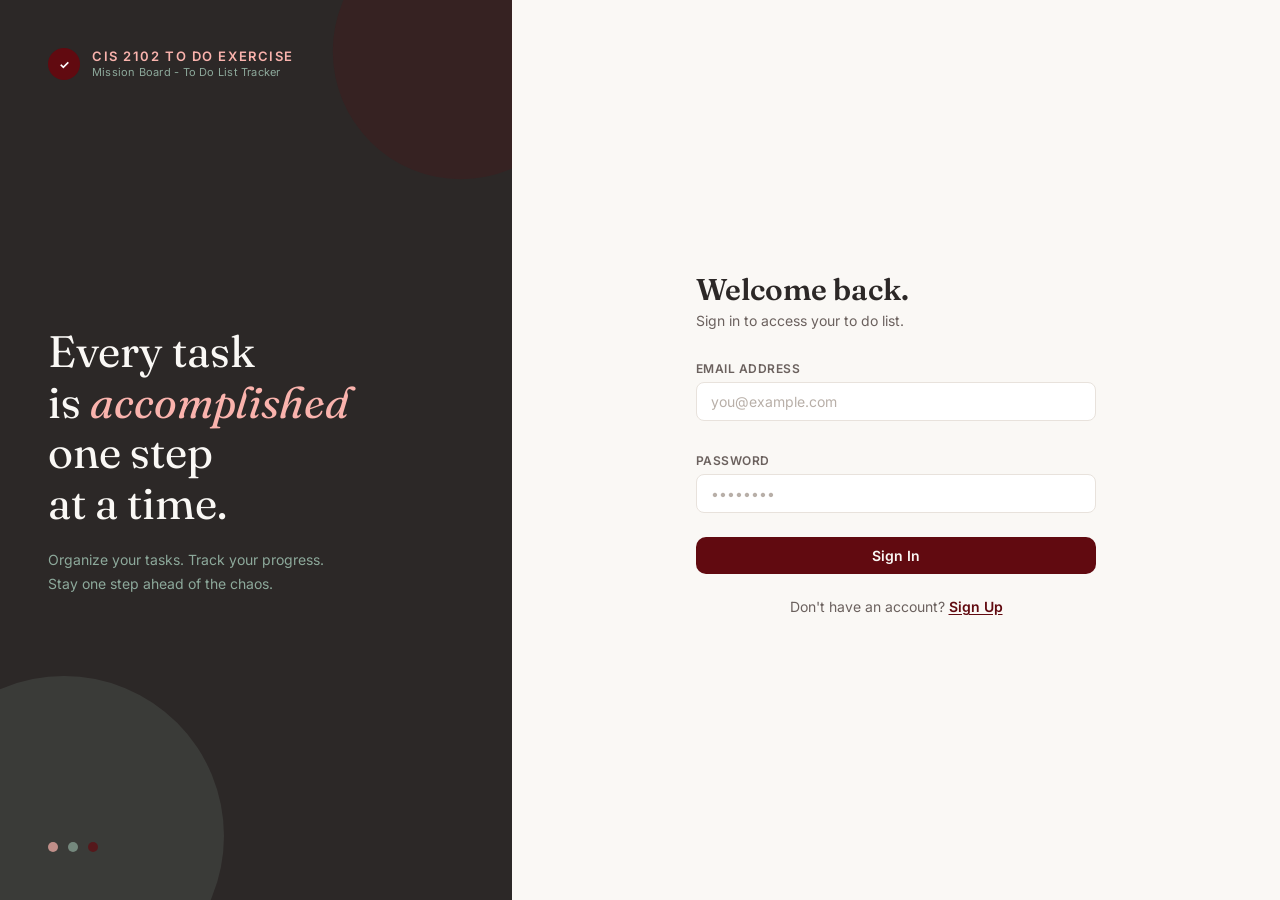
<file: index.html>
<!DOCTYPE html>
<html lang="en">
<head>
<meta charset="UTF-8">
<meta name="viewport" content="width=device-width, initial-scale=1.0">
<title>Mission Board — Sign In</title>
<link rel="stylesheet" href="css/style.css">
</head>
<body>

<div class="auth-page">

  <!-- Decorative side panel (desktop only) -->
  <aside class="auth-side">
    <div class="auth-side-top brand-mark">
      <div class="brand-badge">✓</div>
      <div>
        <span class="brand-label">CIS 2102 To Do Exercise</span>
        <span class="brand-tagline">Mission Board - To Do List Tracker</span>
      </div>
    </div>

    <div class="auth-side-mid">
      <h1>Every task<br>is <em>accomplished</em><br>one step<br>at a time.</h1>
      <p>Organize your tasks. Track your progress.<br>Stay one step ahead of the chaos.</p>
    </div>

    <div class="auth-side-bottom dot-row">
      <span class="dot c1"></span>
      <span class="dot c2"></span>
      <span class="dot c3"></span>
    </div>
  </aside>

  <!-- Form side -->
  <div class="auth-form-side">
    <div class="auth-form-wrap">

      <div class="brand-mark mobile-only" style="margin-bottom:40px;">
        <div class="brand-badge">✓</div>
        <div>
          <span class="brand-label dark">CIS 2102 To Do Exercise</span>
          <span class="brand-tagline dark">To Do List Tracker</span>
        </div>
      </div>

      <!-- Sign In panel -->
      <section id="signin-panel">
        <h2 class="auth-heading">Welcome back.</h2>
        <p class="auth-subtext">Sign in to access your to do list.</p>

        <div id="signin-status"></div>

        <form id="signin-form" class="auth-form" novalidate>
          <div class="field">
            <label class="field-label" for="signin-email">Email address</label>
            <input class="auth-input" type="email" id="signin-email" name="email" required placeholder="you@example.com">
          </div>
          <div class="field">
            <label class="field-label" for="signin-password">Password</label>
            <input class="auth-input" type="password" id="signin-password" name="password" required placeholder="••••••••">
          </div>
          <button type="submit" class="primary-btn" id="signin-submit">Sign In</button>
        </form>

        <p class="auth-switch">
          Don't have an account?
          <button type="button" class="auth-switch-btn" id="show-signup">Sign Up</button>
        </p>
      </section>

      <!-- Sign Up panel -->
      <section id="signup-panel" style="display:none;">
        <h2 class="auth-heading">Create account.</h2>
        <p class="auth-subtext">Join and start organizing your tasks.</p>

        <div id="signup-status"></div>

        <form id="signup-form" class="auth-form" novalidate>
          <div class="field">
            <label class="field-label" for="signup-first-name">First name</label>
            <input class="auth-input" type="text" id="signup-first-name" name="first_name" required placeholder="Juan">
          </div>
          <div class="field">
            <label class="field-label" for="signup-last-name">Last name</label>
            <input class="auth-input" type="text" id="signup-last-name" name="last_name" required placeholder="Dela Cruz">
          </div>
          <div class="field">
            <label class="field-label" for="signup-email">Email address</label>
            <input class="auth-input" type="email" id="signup-email" name="email" required placeholder="you@example.com">
          </div>
          <div class="field">
            <label class="field-label" for="signup-password">Password</label>
            <input class="auth-input" type="password" id="signup-password" name="password" required placeholder="••••••••">
          </div>
          <div class="field">
            <label class="field-label" for="signup-confirm">Confirm password</label>
            <input class="auth-input" type="password" id="signup-confirm" name="confirm_password" required placeholder="••••••••">
          </div>
          <button type="submit" class="primary-btn" id="signup-submit">Create Account</button>
        </form>

        <p class="auth-switch">
          Already have an account?
          <button type="button" class="auth-switch-btn" id="show-signin">Sign In</button>
        </p>
      </section>

    </div>
  </div>
</div>

<script src="js/api.js"></script>
<script src="js/auth.js"></script>
</body>
</html>
</file>
<file: css/style.css>
/* ==========================================================================
   Mission Board — shared styles
   ========================================================================== */

@import url('https://fonts.googleapis.com/css2?family=Fraunces:ital,opsz,wght@0,9..144,400;0,9..144,600;1,9..144,500&family=Inter:wght@400;500;600;700&display=swap');

:root {
  --font-display: 'Fraunces', serif;
  --font-body: 'Inter', sans-serif;

  --bg: #faf8f5;
  --dark: #2c2827;
  --maroon: #610a10;
  --pink: #fab3ad;
  --sage: #8da99b;
  --sage-bg: #edf4f1;
  --sage-text: #57675c;
  --maroon-bg: #fdf0f0;
  --text-muted: #6b615e;
  --placeholder: #b8afa8;
  --border: #e8e2dc;
  --muted-bg: #eeeae4;
  --card-bg: #ffffff;
  --inactive-bg: #f5f0ee;
  --inactive-text: #9e8f8c;
}

* { box-sizing: border-box; }

html, body {
  margin: 0;
  padding: 0;
  background: var(--bg);
  color: var(--dark);
  font-family: var(--font-body);
  -webkit-font-smoothing: antialiased;
}

button, input, textarea { font-family: inherit; }

a { color: inherit; }

:focus-visible {
  outline: 2px solid var(--sage);
  outline-offset: 2px;
}

.visually-hidden {
  position: absolute;
  width: 1px; height: 1px;
  overflow: hidden;
  clip: rect(0 0 0 0);
  white-space: nowrap;
}

/* --------------------------------------------------------------------------
   Buttons
   -------------------------------------------------------------------------- */

.primary-btn {
  display: inline-flex;
  align-items: center;
  justify-content: center;
  gap: 6px;
  padding: 10px 20px;
  background: var(--maroon);
  color: var(--bg);
  border: none;
  border-radius: 10px;
  font-size: 14px;
  font-weight: 600;
  cursor: pointer;
  transition: opacity 0.15s, transform 0.1s;
}
.primary-btn:hover { opacity: 0.9; transform: translateY(-1px); }
.primary-btn:active { transform: translateY(0); }
.primary-btn:disabled { opacity: 0.55; cursor: not-allowed; transform: none; }

.ghost-btn {
  display: inline-flex;
  align-items: center;
  justify-content: center;
  padding: 10px 20px;
  background: transparent;
  color: var(--text-muted);
  border: 1.5px solid var(--border);
  border-radius: 10px;
  font-size: 14px;
  font-weight: 500;
  cursor: pointer;
  transition: background 0.15s, border-color 0.15s;
}
.ghost-btn:hover { background: var(--muted-bg); border-color: #d4cdc6; }

.danger-btn {
  display: inline-flex;
  align-items: center;
  justify-content: center;
  padding: 10px 20px;
  background: var(--maroon);
  color: white;
  border: none;
  border-radius: 10px;
  font-size: 14px;
  font-weight: 600;
  cursor: pointer;
  transition: opacity 0.15s;
}
.danger-btn:hover { opacity: 0.9; }

/* --------------------------------------------------------------------------
   Form fields
   -------------------------------------------------------------------------- */

.field { margin-bottom: 16px; }
.field:last-of-type { margin-bottom: 0; }

.field-label {
  display: block;
  font-size: 12px;
  font-weight: 600;
  letter-spacing: 0.04em;
  text-transform: uppercase;
  color: var(--text-muted);
  margin-bottom: 6px;
}

.auth-input {
  width: 100%;
  padding: 10px 14px;
  border: 1.5px solid var(--border);
  border-radius: 8px;
  background: #ffffff;
  font-size: 14px;
  color: var(--dark);
  outline: none;
  transition: border-color 0.15s;
}
.auth-input:focus { border-color: var(--sage); }
.auth-input::placeholder { color: var(--placeholder); }
textarea.auth-input { resize: none; }

.form-error {
  font-size: 12px;
  font-weight: 500;
  color: var(--maroon);
  margin: -6px 0 0;
}

.form-status {
  font-size: 13px;
  border-radius: 8px;
  padding: 10px 12px;
  margin-bottom: 4px;
}
.form-status.error { background: var(--maroon-bg); color: var(--maroon); }
.form-status.success { background: var(--sage-bg); color: var(--sage-text); }

/* --------------------------------------------------------------------------
   Auth page layout
   -------------------------------------------------------------------------- */

.auth-page {
  min-height: 100vh;
  display: flex;
}

.auth-side {
  display: none;
  width: 40%;
  flex-direction: column;
  justify-content: space-between;
  padding: 48px;
  background: var(--dark);
  position: relative;
  overflow: hidden;
}

.auth-side::before,
.auth-side::after {
  content: "";
  position: absolute;
  border-radius: 50%;
}
.auth-side::before {
  width: 256px; height: 256px;
  background: var(--maroon);
  opacity: 0.2;
  top: 0; right: 0;
  transform: translate(30%, -30%);
}
.auth-side::after {
  width: 320px; height: 320px;
  background: var(--sage);
  opacity: 0.15;
  bottom: 0; left: 0;
  transform: translate(-30%, 30%);
}

.auth-side-top,
.auth-side-mid,
.auth-side-bottom {
  position: relative;
  z-index: 1;
}

.brand-mark {
  display: flex;
  align-items: center;
  gap: 12px;
}
.brand-badge {
  width: 32px; height: 32px;
  border-radius: 50%;
  background: var(--maroon);
  display: flex;
  align-items: center;
  justify-content: center;
  color: white;
  font-size: 12px;
  font-weight: 700;
  flex-shrink: 0;
}
.brand-label {
  font-size: 13px;
  font-weight: 600;
  letter-spacing: 0.12em;
  text-transform: uppercase;
  color: var(--pink);
  display: block;
  line-height: 1.3;
}
.brand-label.dark { color: var(--maroon); }

.brand-tagline {
  display: block;
  font-size: 11px;
  font-weight: 400;
  letter-spacing: 0.02em;
  text-transform: none;
  color: var(--sage);
  line-height: 1.3;
}
.brand-tagline.dark { color: var(--text-muted); }

.auth-side-mid h1 {
  font-family: var(--font-display);
  font-size: 44px;
  line-height: 1.15;
  color: var(--bg);
  margin: 0 0 20px;
  font-weight: 400;
}
.auth-side-mid h1 em {
  font-style: italic;
  color: var(--pink);
}
.auth-side-mid p {
  font-size: 14px;
  line-height: 1.7;
  color: var(--sage);
  margin: 0;
}

.dot-row { display: flex; gap: 10px; }
.dot { width: 10px; height: 10px; border-radius: 50%; opacity: 0.7; }
.dot.c1 { background: var(--pink); }
.dot.c2 { background: var(--sage); }
.dot.c3 { background: var(--maroon); }

.auth-form-side {
  flex: 1;
  display: flex;
  align-items: center;
  justify-content: center;
  padding: 32px;
}

.auth-form-wrap { width: 100%; max-width: 400px; }

.auth-form-wrap .brand-mark { margin-bottom: 40px; }

.auth-heading {
  font-family: var(--font-display);
  font-size: 30px;
  font-weight: 600;
  margin: 0 0 4px;
  color: var(--dark);
}
.auth-subtext {
  font-size: 14px;
  color: var(--text-muted);
  margin: 0 0 32px;
}

.auth-form { display: flex; flex-direction: column; gap: 16px; }
.auth-form .primary-btn { margin-top: 8px; width: 100%; }

.auth-switch {
  font-size: 14px;
  text-align: center;
  color: var(--text-muted);
  margin-top: 24px;
}
.auth-switch-btn {
  background: none;
  border: none;
  padding: 0;
  font: inherit;
  font-weight: 600;
  color: var(--maroon);
  text-decoration: underline;
  text-underline-offset: 2px;
  cursor: pointer;
  transition: opacity 0.15s;
}
.auth-switch-btn:hover { opacity: 0.7; }

@media (min-width: 1024px) {
  .auth-side { display: flex; }
  .auth-form-wrap .brand-mark.mobile-only { display: none; }
}

/* --------------------------------------------------------------------------
   App shell / nav
   -------------------------------------------------------------------------- */

.app-header {
  position: sticky;
  top: 0;
  z-index: 30;
  background: rgba(250, 248, 245, 0.92);
  backdrop-filter: blur(8px);
  border-bottom: 1px solid var(--border);
}

.app-header-inner {
  max-width: 900px;
  margin: 0 auto;
  padding: 0 24px;
  height: 56px;
  display: flex;
  align-items: center;
  justify-content: space-between;
}

.app-header .brand-mark { gap: 10px; }
.app-header .brand-badge { width: 28px; height: 28px; }
.app-header .brand-label { font-size: 12px; }

.header-right { display: flex; align-items: center; gap: 16px; }

.user-name { font-size: 14px; color: var(--text-muted); }

@media (max-width: 640px) {
  .user-name { display: none; }
}

.signout-btn {
  font-size: 12px;
  padding: 6px 14px;
  border-radius: 999px;
  border: 1px solid var(--border);
  background: transparent;
  color: var(--text-muted);
  cursor: pointer;
  transition: background 0.15s;
}
.signout-btn:hover { background: white; }

/* --------------------------------------------------------------------------
   Main content
   -------------------------------------------------------------------------- */

main.board {
  max-width: 900px;
  margin: 0 auto;
  padding: 40px 24px;
}

.board-header {
  display: flex;
  align-items: flex-end;
  justify-content: space-between;
  gap: 16px;
  margin-bottom: 32px;
  flex-wrap: wrap;
}

.board-date {
  font-size: 12px;
  font-weight: 500;
  letter-spacing: 0.08em;
  text-transform: uppercase;
  color: var(--sage);
  margin: 0 0 4px;
}

.board-title {
  font-family: var(--font-display);
  font-size: 38px;
  font-weight: 400;
  margin: 0;
  color: var(--dark);
}

/* Filter tabs */
.filter-tabs {
  display: inline-flex;
  gap: 4px;
  padding: 4px;
  border-radius: 12px;
  background: var(--muted-bg);
  margin-bottom: 24px;
}

.filter-tab {
  padding: 8px 20px;
  border-radius: 8px;
  border: none;
  background: transparent;
  font-size: 14px;
  font-weight: 500;
  text-transform: capitalize;
  color: var(--text-muted);
  cursor: pointer;
  transition: background 0.15s, box-shadow 0.15s;
}
.filter-tab.active {
  background: #ffffff;
  color: var(--dark);
  box-shadow: 0 1px 4px rgba(44, 40, 39, 0.1);
}
.filter-count {
  margin-left: 8px;
  font-size: 11px;
  font-weight: 600;
  padding: 2px 6px;
  border-radius: 999px;
  background: transparent;
  color: var(--placeholder);
}
.filter-tab.active .filter-count {
  background: var(--pink);
  color: var(--dark);
}

/* Task list */
.task-list { display: flex; flex-direction: column; gap: 12px; }

.task-card {
  position: relative;
  display: flex;
  align-items: flex-start;
  gap: 16px;
  padding: 20px;
  border-radius: 16px;
  border: 1px solid var(--border);
  background: var(--card-bg);
  transition: box-shadow 0.15s;
}
.task-card:hover { box-shadow: 0 1px 6px rgba(44, 40, 39, 0.08); }

.task-toggle {
  margin-top: 2px;
  flex-shrink: 0;
  width: 20px; height: 20px;
  border-radius: 50%;
  border: 2px solid var(--placeholder);
  background: transparent;
  cursor: pointer;
  display: flex;
  align-items: center;
  justify-content: center;
  transition: transform 0.1s;
}
.task-toggle:hover { transform: scale(1.1); }
.task-card.is-active .task-toggle {
  border-color: var(--sage);
  background: var(--sage);
}
.task-toggle svg { width: 10px; height: 10px; color: white; }

.task-body { flex: 1; min-width: 0; }

.task-top-row {
  display: flex;
  align-items: flex-start;
  justify-content: space-between;
  gap: 12px;
}

.task-title {
  font-weight: 600;
  line-height: 1.4;
  margin: 0;
  color: var(--dark);
}
.task-card:not(.is-active) .task-title {
  text-decoration: line-through;
  opacity: 0.55;
}

.task-status-pill {
  flex-shrink: 0;
  font-size: 11px;
  font-weight: 500;
  padding: 4px 10px;
  border-radius: 999px;
  background: var(--inactive-bg);
  color: var(--inactive-text);
}
.task-card.is-active .task-status-pill {
  background: var(--sage-bg);
  color: var(--sage-text);
}

.task-desc {
  font-size: 14px;
  line-height: 1.6;
  color: var(--text-muted);
  margin: 4px 0 0;
}
.task-card:not(.is-active) .task-desc { opacity: 0.6; }

.task-date {
  font-size: 12px;
  color: var(--placeholder);
  margin: 8px 0 0;
}

.task-actions {
  display: flex;
  align-items: center;
  gap: 4px;
  flex-shrink: 0;
}

.action-btn {
  width: 28px; height: 28px;
  border-radius: 8px;
  border: none;
  background: var(--sage-bg);
  color: var(--sage-text);
  display: flex;
  align-items: center;
  justify-content: center;
  cursor: pointer;
  transition: transform 0.1s;
}
.action-btn:hover { transform: scale(1.05); }
.action-btn svg { width: 14px; height: 14px; }
.action-btn.danger { background: var(--maroon-bg); color: var(--maroon); }

/* Empty state */
.empty-state {
  text-align: center;
  padding: 80px 20px;
}
.empty-icon {
  width: 56px; height: 56px;
  border-radius: 50%;
  background: #f0ebe4;
  display: flex;
  align-items: center;
  justify-content: center;
  margin: 0 auto 16px;
}
.empty-icon svg { width: 22px; height: 22px; color: var(--placeholder); }
.empty-title { font-weight: 500; color: var(--text-muted); margin: 0; }
.empty-sub { font-size: 14px; color: var(--placeholder); margin: 4px 0 0; }

/* Loading state */
.loading-state {
  text-align: center;
  padding: 80px 20px;
  color: var(--text-muted);
  font-size: 14px;
}

/* --------------------------------------------------------------------------
   Modal
   -------------------------------------------------------------------------- */

.modal-overlay {
  position: fixed;
  inset: 0;
  z-index: 50;
  display: none;
  align-items: center;
  justify-content: center;
  padding: 16px;
  background: rgba(44, 40, 39, 0.45);
  backdrop-filter: blur(4px);
}
.modal-overlay.is-open { display: flex; }

.modal-box {
  width: 100%;
  max-width: 400px;
  border-radius: 16px;
  padding: 24px;
  background: #ffffff;
  box-shadow: 0 20px 45px rgba(44, 40, 39, 0.25);
}

.modal-head {
  display: flex;
  align-items: center;
  justify-content: space-between;
  margin-bottom: 20px;
}

.modal-title {
  font-family: var(--font-display);
  font-size: 20px;
  font-weight: 600;
  margin: 0;
  color: var(--dark);
}

.modal-close {
  width: 32px; height: 32px;
  border-radius: 50%;
  border: none;
  background: transparent;
  color: var(--text-muted);
  font-size: 16px;
  cursor: pointer;
  transition: background 0.15s;
}
.modal-close:hover { background: #f2f2f2; }

.modal-text {
  font-size: 14px;
  color: var(--text-muted);
  margin: 0 0 24px;
}

.modal-actions { display: flex; gap: 12px; }
.modal-actions > * { flex: 1; }

/* --------------------------------------------------------------------------
   Toast (used to surface exact API response messages)
   -------------------------------------------------------------------------- */

.toast-stack {
  position: fixed;
  bottom: 20px;
  left: 50%;
  transform: translateX(-50%);
  z-index: 80;
  display: flex;
  flex-direction: column;
  gap: 8px;
  align-items: center;
  pointer-events: none;
}

.toast {
  padding: 10px 18px;
  border-radius: 999px;
  font-size: 13px;
  font-weight: 500;
  box-shadow: 0 6px 20px rgba(44, 40, 39, 0.18);
  background: var(--dark);
  color: var(--bg);
  opacity: 0;
  transform: translateY(8px);
  transition: opacity 0.2s, transform 0.2s;
}
.toast.is-visible { opacity: 1; transform: translateY(0); }
.toast.error { background: var(--maroon); }
.toast.success { background: var(--sage-text); }
</file>
